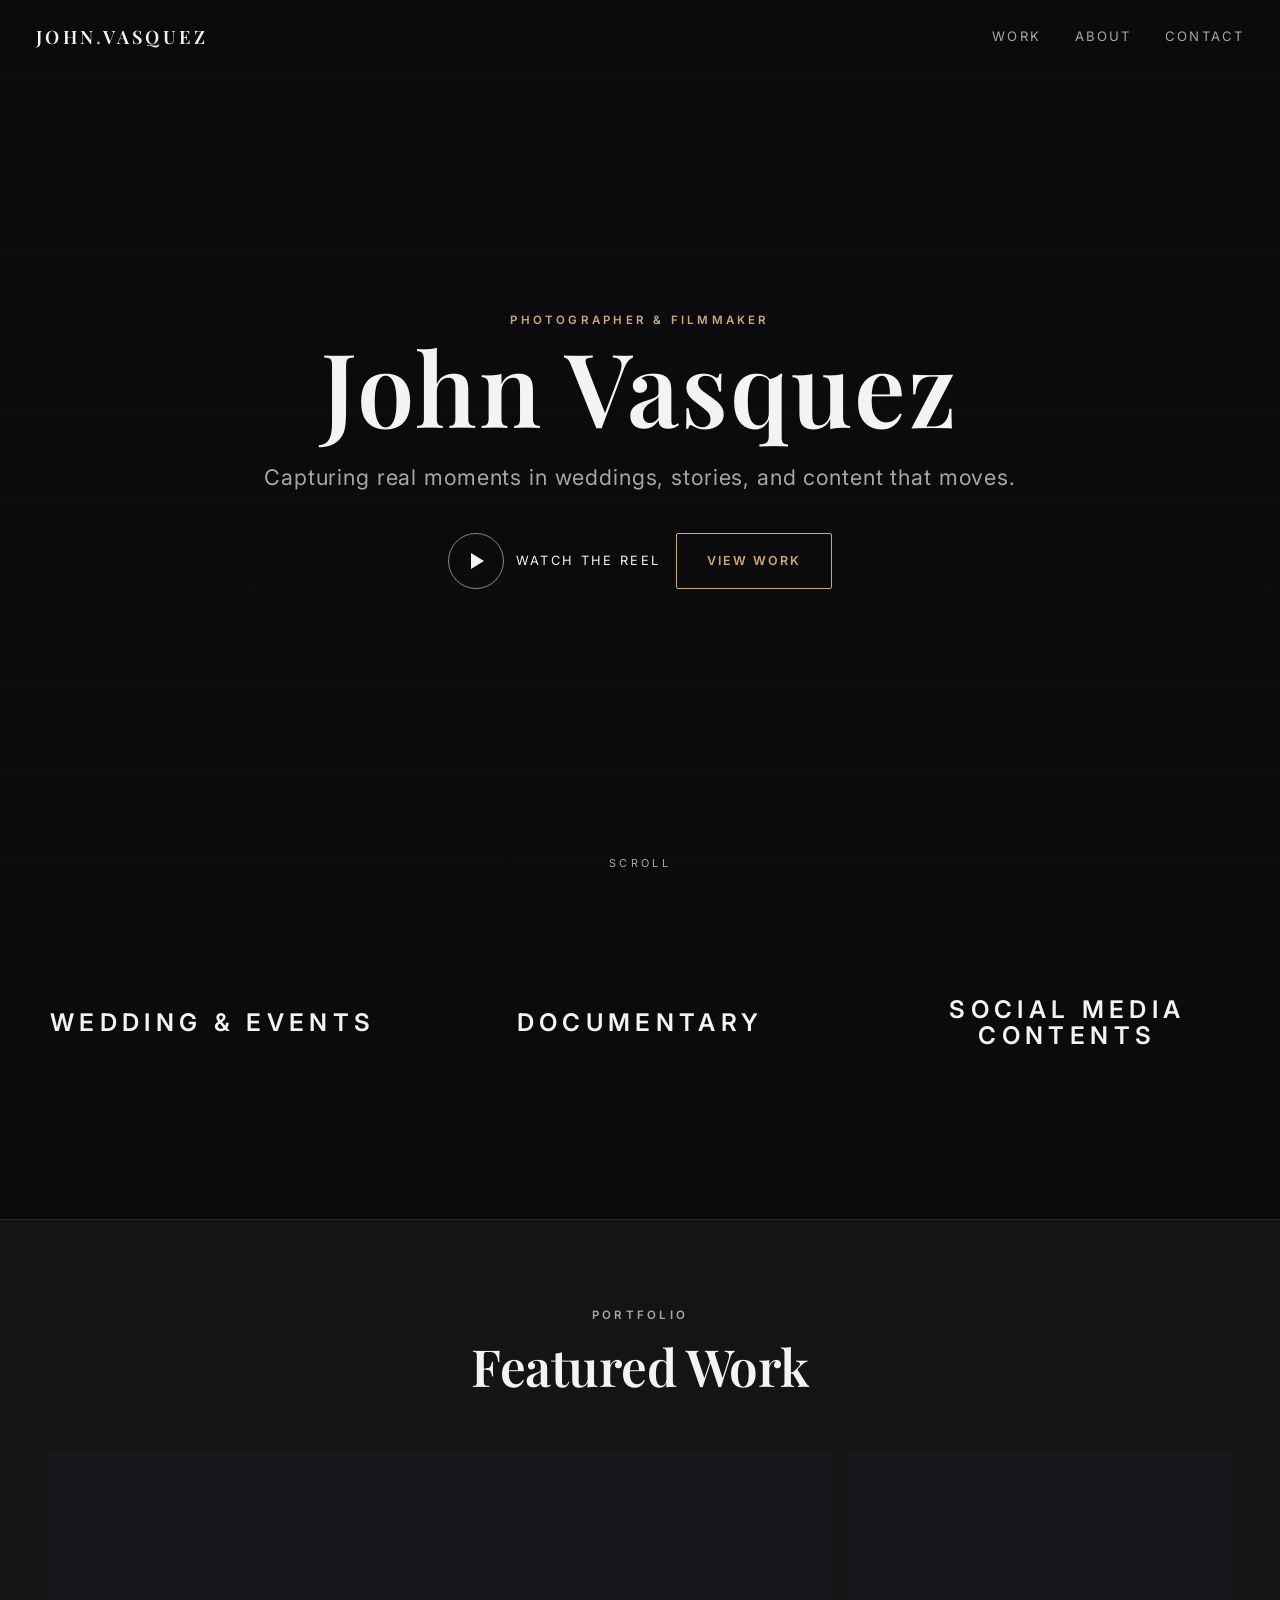
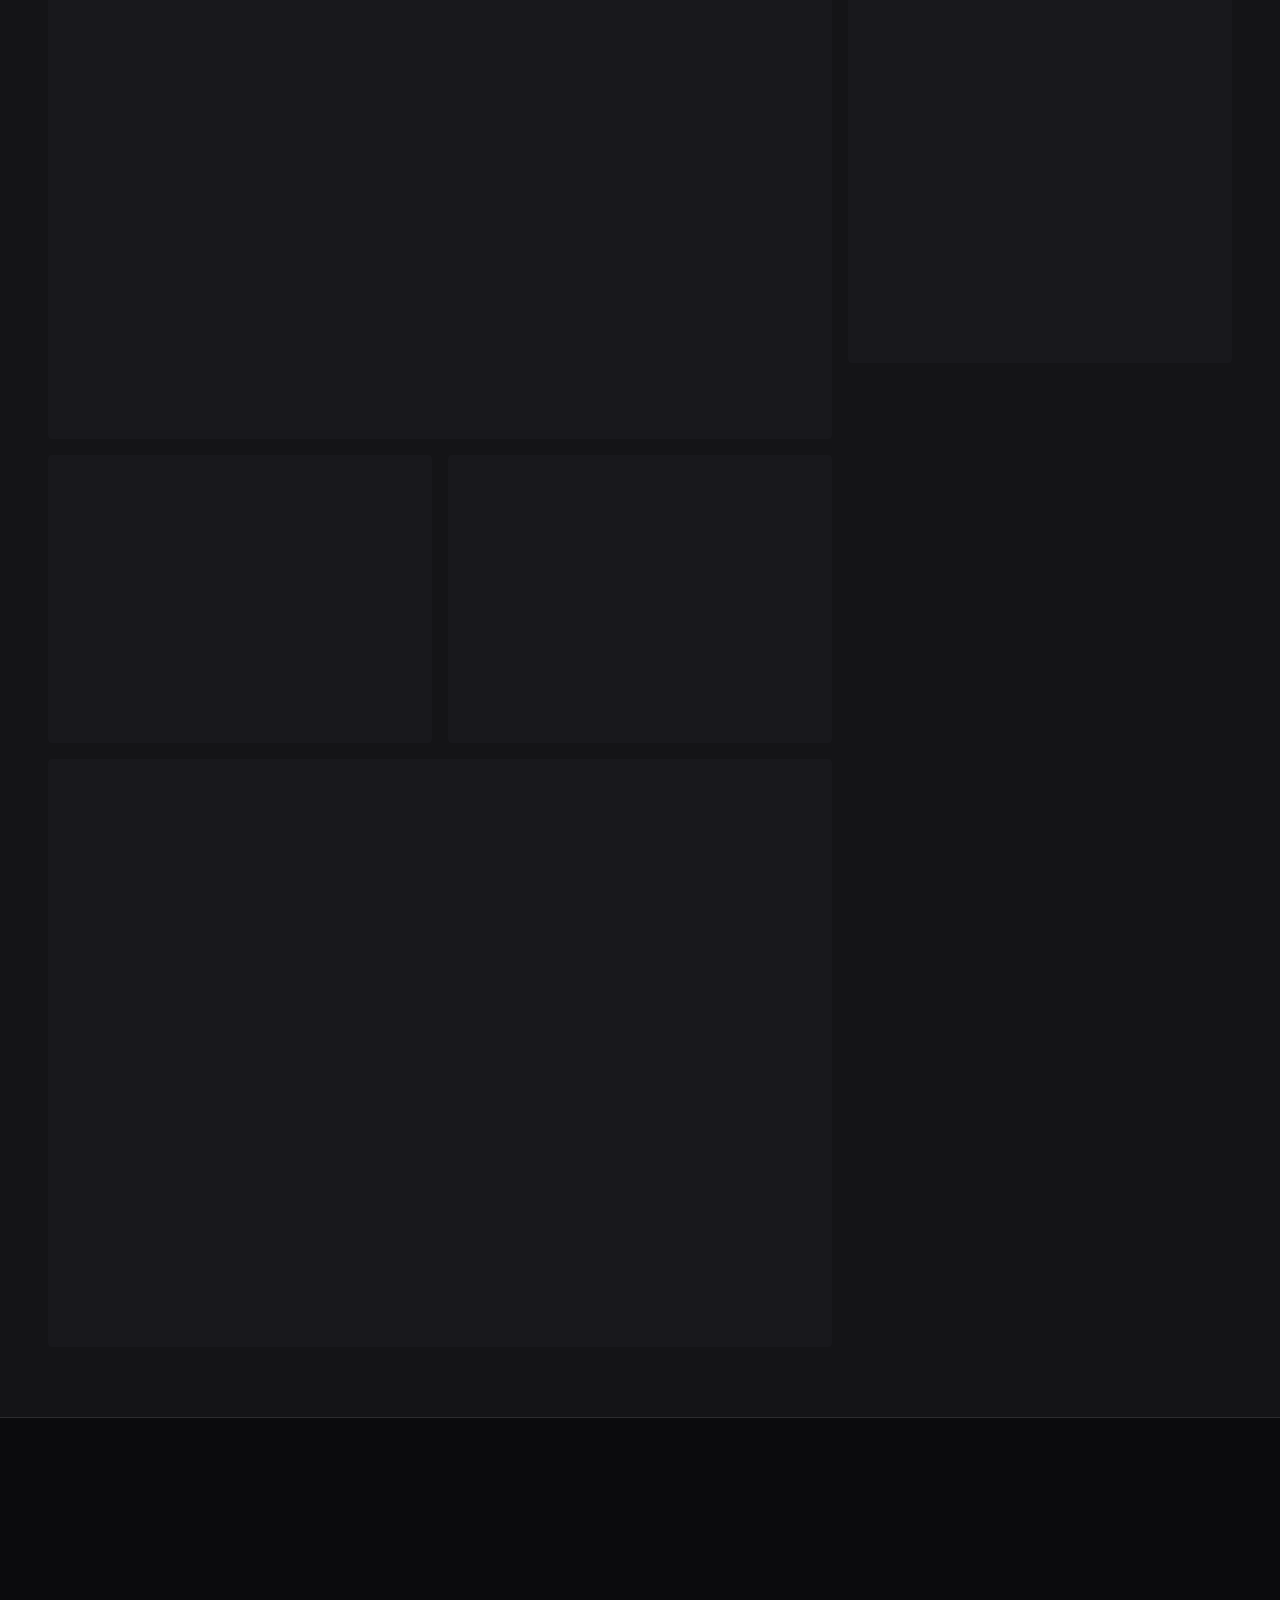
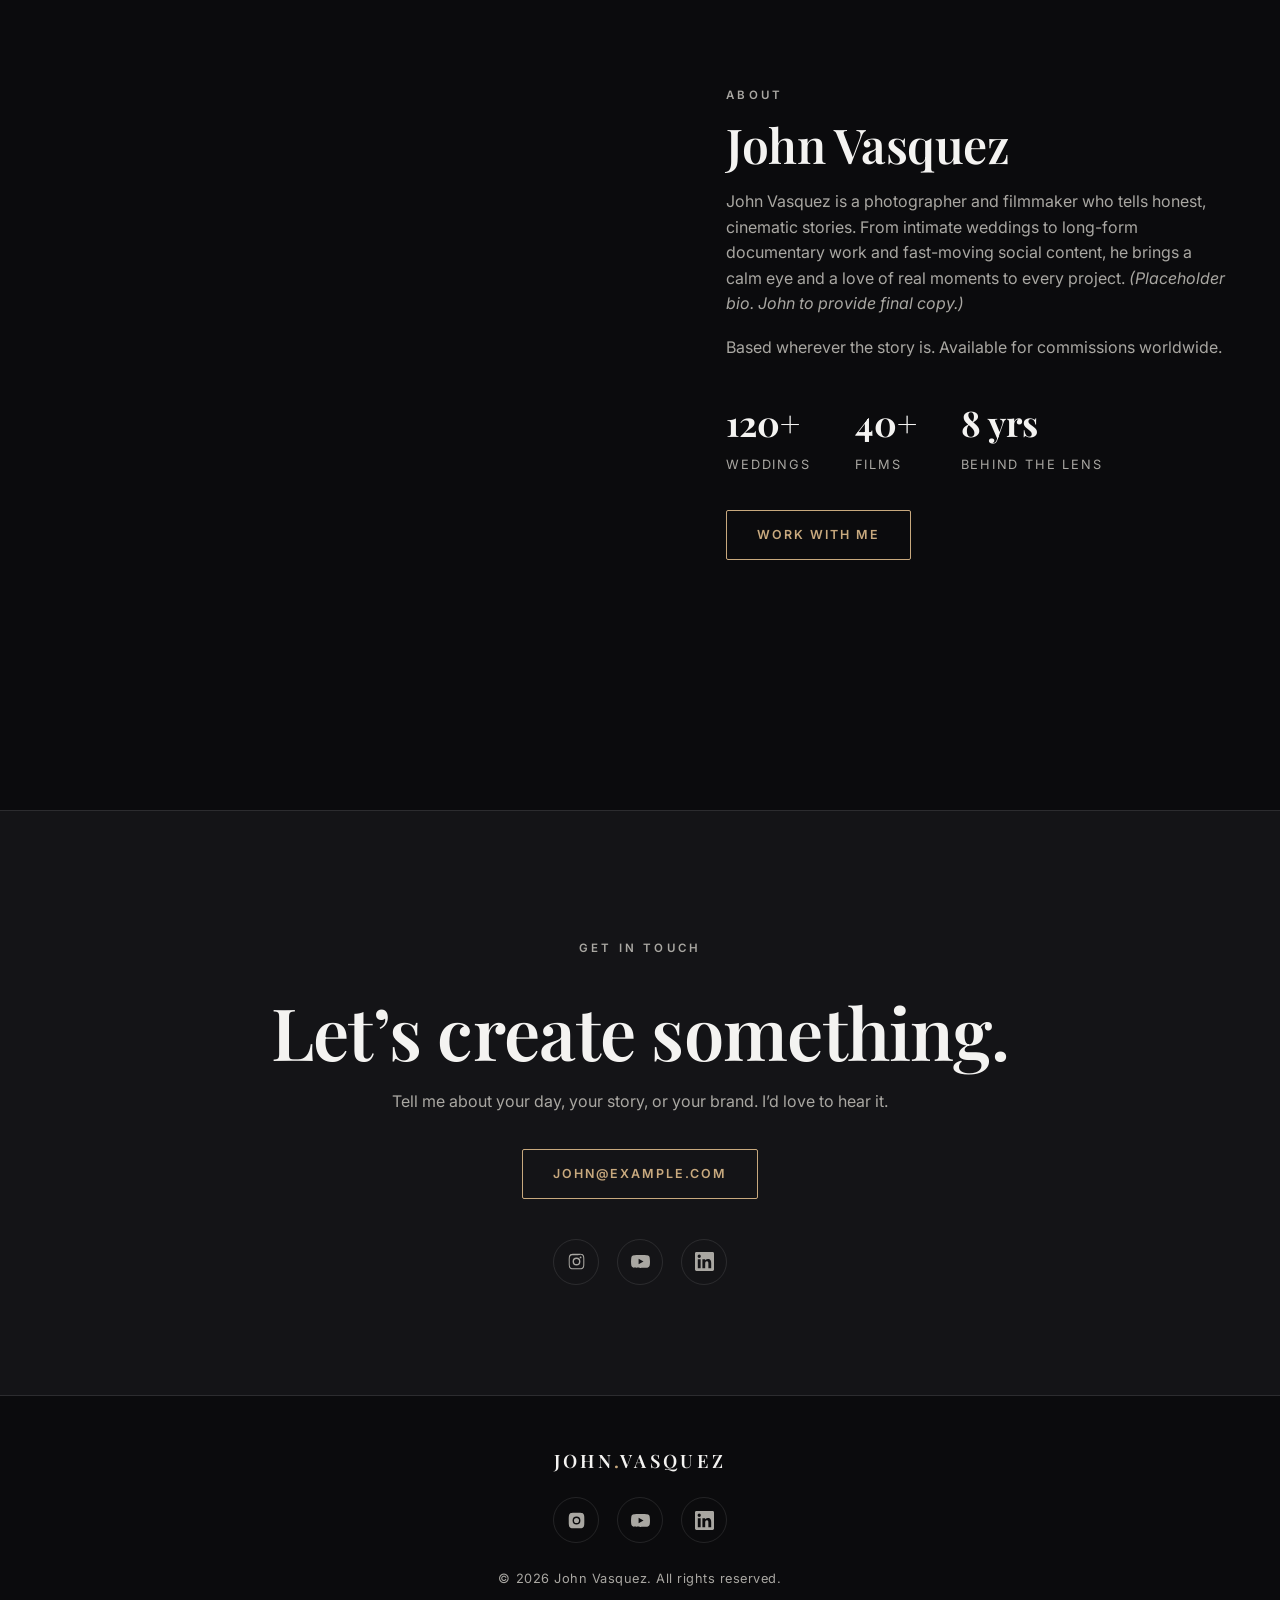
<file: index.html>
<!DOCTYPE html>
<html lang="en">
<head>
  <meta charset="UTF-8">
  <meta name="viewport" content="width=device-width, initial-scale=1.0">
  <title>John Vasquez | Photographer &amp; Filmmaker</title>
  <meta name="description" content="John Vasquez is a photographer and filmmaker specializing in wedding &amp; events, documentary, and social media content.">
  <link rel="preconnect" href="https://fonts.googleapis.com">
  <link rel="preconnect" href="https://fonts.gstatic.com" crossorigin>
  <link href="https://fonts.googleapis.com/css2?family=Playfair+Display:wght@500;600;700&family=Inter:wght@400;500;600&display=swap" rel="stylesheet">
  <link rel="stylesheet" href="styles.css">
</head>
<body>

  <!-- ============ HEADER ============ -->
  <header class="site-header">
    <a href="index.html" class="brand">John<span>.</span>Vasquez</a>
    <button class="nav-toggle" aria-label="Menu" aria-expanded="false"><span></span><span></span><span></span></button>
    <nav class="nav">
      <a href="#work">Work</a>
      <a href="#about">About</a>
      <a href="#contact">Contact</a>
    </nav>
  </header>

  <!-- ============ HERO (showreel video placeholder) ============ -->
  <!-- TODO: replace background image with John's showreel.
       Swap the .hero__media div for:
       <video class="hero__media" autoplay muted loop playsinline poster="assets/hero-poster.jpg">
         <source src="assets/showreel.mp4" type="video/mp4">
       </video>  -->
  <section class="hero">
    <div class="hero__media" style="background-image:url('https://picsum.photos/seed/jv-hero/1920/1080');"></div>
    <div class="hero__inner">
      <p class="eyebrow">Photographer &amp; Filmmaker</p>
      <h1 class="hero__name">John Vasquez</h1>
      <p class="hero__tagline">Capturing real moments in weddings, stories, and content that moves.</p>
      <div class="hero__cta">
        <span class="play-badge" title="Showreel coming soon"><span class="ring"></span> Watch the Reel</span>
        <a href="#work" class="btn">View Work</a>
      </div>
    </div>
    <div class="scroll-hint">Scroll</div>
  </section>

  <!-- ============ CATEGORIES (full-width band, directly after hero) ============ -->
  <section id="work">
    <div class="categories">
      <a class="cat-card" href="wedding-events.html">
        <div class="cat-card__img" style="background-image:url('https://picsum.photos/seed/jv-wed-card/1000/750');"></div>
        <div class="cat-card__body">
          <h3>Wedding &amp; Events</h3>
          <p>Real moments, beautifully kept.</p>
          <span class="link-arrow">Explore <span>&rarr;</span></span>
        </div>
      </a>

      <a class="cat-card" href="documentary.html">
        <div class="cat-card__img" style="background-image:url('https://picsum.photos/seed/jv-doc-card/1000/750');"></div>
        <div class="cat-card__body">
          <h3>Documentary</h3>
          <p>Real stories, real people.</p>
          <span class="link-arrow">Explore <span>&rarr;</span></span>
        </div>
      </a>

      <a class="cat-card" href="social-media.html">
        <div class="cat-card__img" style="background-image:url('https://picsum.photos/seed/jv-soc-card/1000/750');"></div>
        <div class="cat-card__body">
          <h3>Social Media Contents</h3>
          <p>Scroll-stopping short form.</p>
          <span class="link-arrow">Explore <span>&rarr;</span></span>
        </div>
      </a>
    </div>
  </section>

  <!-- ============ SELECTED WORK ============ -->
  <section class="section section--tight" style="background:var(--bg-soft);border-top:1px solid var(--line);border-bottom:1px solid var(--line);">
    <div class="container">
      <div class="section-head section-head--center reveal">
        <p class="eyebrow">Portfolio</p>
        <h2>Featured Work</h2>
      </div>
      <div class="work-grid reveal">
        <div class="work-item wide" data-lightbox="https://picsum.photos/seed/jv-f1/1600/900" data-caption="Placeholder: Featured film still">
          <div class="work-item__img" style="background-image:url('https://picsum.photos/seed/jv-f1/1200/700');"></div>
          <div class="work-item__cap"><span>Wedding</span><h4>The Hartley Wedding</h4></div>
        </div>
        <div class="work-item tall" data-lightbox="https://picsum.photos/seed/jv-f2/900/1200" data-caption="Placeholder: Portrait">
          <div class="work-item__img" style="background-image:url('https://picsum.photos/seed/jv-f2/700/1000');"></div>
          <div class="work-item__cap"><span>Documentary</span><h4>Makers of the Coast</h4></div>
        </div>
        <div class="work-item" data-lightbox="https://picsum.photos/seed/jv-f3/1200/900" data-caption="Placeholder">
          <div class="work-item__img" style="background-image:url('https://picsum.photos/seed/jv-f3/800/600');"></div>
          <div class="work-item__cap"><span>Social</span><h4>Brand Reel: Lumen</h4></div>
        </div>
        <div class="work-item" data-lightbox="https://picsum.photos/seed/jv-f4/1200/900" data-caption="Placeholder">
          <div class="work-item__img" style="background-image:url('https://picsum.photos/seed/jv-f4/800/600');"></div>
          <div class="work-item__cap"><span>Wedding</span><h4>Sunset Vows</h4></div>
        </div>
        <div class="work-item wide" data-lightbox="https://picsum.photos/seed/jv-f5/1600/900" data-caption="Placeholder">
          <div class="work-item__img" style="background-image:url('https://picsum.photos/seed/jv-f5/1200/700');"></div>
          <div class="work-item__cap"><span>Documentary</span><h4>One Year on the Trail</h4></div>
        </div>
      </div>
    </div>
  </section>

  <!-- ============ ABOUT ============ -->
  <section class="section" id="about">
    <div class="container about reveal">
      <div class="about__img" style="background-image:url('https://picsum.photos/seed/jv-portrait/900/1100');"></div>
      <div>
        <p class="eyebrow">About</p>
        <h2 style="font-size:clamp(2rem,4.5vw,3rem);margin-top:14px;">John Vasquez</h2>
        <p>John Vasquez is a photographer and filmmaker who tells honest, cinematic stories. From intimate weddings to long-form documentary work and fast-moving social content, he brings a calm eye and a love of real moments to every project. <em>(Placeholder bio. John to provide final copy.)</em></p>
        <p>Based wherever the story is. Available for commissions worldwide.</p>
        <div class="stats">
          <div class="stat"><strong>120+</strong><span>Weddings</span></div>
          <div class="stat"><strong>40+</strong><span>Films</span></div>
          <div class="stat"><strong>8 yrs</strong><span>Behind the lens</span></div>
        </div>
        <div style="margin-top:34px;"><a href="#contact" class="btn">Work With Me</a></div>
      </div>
    </div>
  </section>

  <!-- ============ CONTACT ============ -->
  <section class="section contact" id="contact">
    <div class="container reveal">
      <p class="eyebrow">Get in Touch</p>
      <h2>Let’s create something.</h2>
      <p>Tell me about your day, your story, or your brand. I’d love to hear it.</p>
      <!-- TODO: replace with John's real email -->
      <a href="mailto:john@example.com" class="btn">john@example.com</a>
      <div class="socials" style="margin-top:40px;">
        <!-- TODO: replace '#' with John's real profile URLs -->
        <a href="#" aria-label="Instagram" title="Instagram (link coming soon)">
          <svg viewBox="0 0 24 24"><path d="M12 2.2c3.2 0 3.6 0 4.9.07 1.17.05 1.8.25 2.23.41.56.22.96.48 1.38.9.42.42.68.82.9 1.38.16.42.36 1.06.41 2.23.06 1.27.07 1.65.07 4.85s0 3.58-.07 4.85c-.05 1.17-.25 1.8-.41 2.23-.22.56-.48.96-.9 1.38-.42.42-.82.68-1.38.9-.42.16-1.06.36-2.23.41-1.27.06-1.65.07-4.85.07s-3.58 0-4.85-.07c-1.17-.05-1.8-.25-2.23-.41a3.7 3.7 0 0 1-1.38-.9 3.7 3.7 0 0 1-.9-1.38c-.16-.42-.36-1.06-.41-2.23C2.21 15.58 2.2 15.2 2.2 12s0-3.58.07-4.85c.05-1.17.25-1.8.41-2.23.22-.56.48-.96.9-1.38.42-.42.82-.68 1.38-.9.42-.16 1.06-.36 2.23-.41C8.42 2.21 8.8 2.2 12 2.2zm0 1.8c-3.14 0-3.5 0-4.74.07-.9.04-1.38.19-1.7.32-.43.16-.74.36-1.06.68-.32.32-.52.63-.68 1.06-.13.32-.28.8-.32 1.7C3.43 8.5 3.42 8.86 3.42 12s0 3.5.07 4.74c.04.9.19 1.38.32 1.7.16.43.36.74.68 1.06.32.32.63.52 1.06.68.32.13.8.28 1.7.32 1.24.07 1.6.07 4.74.07s3.5 0 4.74-.07c.9-.04 1.38-.19 1.7-.32.43-.16.74-.36 1.06-.68.32-.32.52-.63.68-1.06.13-.32.28-.8.32-1.7.07-1.24.07-1.6.07-4.74s0-3.5-.07-4.74c-.04-.9-.19-1.38-.32-1.7a2.85 2.85 0 0 0-.68-1.06 2.85 2.85 0 0 0-1.06-.68c-.32-.13-.8-.28-1.7-.32C15.5 4 15.14 4 12 4zm0 3.06A4.94 4.94 0 1 1 7.06 12 4.94 4.94 0 0 1 12 7.06zm0 8.15A3.21 3.21 0 1 0 8.79 12 3.21 3.21 0 0 0 12 15.21zm6.29-8.35a1.15 1.15 0 1 1-1.15-1.15 1.15 1.15 0 0 1 1.15 1.15z"/></svg>
        </a>
        <a href="#" aria-label="YouTube" title="YouTube (link coming soon)">
          <svg viewBox="0 0 24 24"><path d="M23.5 6.5a3 3 0 0 0-2.12-2.12C19.5 3.9 12 3.9 12 3.9s-7.5 0-9.38.48A3 3 0 0 0 .5 6.5 31.3 31.3 0 0 0 0 12a31.3 31.3 0 0 0 .5 5.5 3 3 0 0 0 2.12 2.12C4.5 20.1 12 20.1 12 20.1s7.5 0 9.38-.48a3 3 0 0 0 2.12-2.12A31.3 31.3 0 0 0 24 12a31.3 31.3 0 0 0-.5-5.5zM9.6 15.6V8.4l6.2 3.6z"/></svg>
        </a>
        <a href="#" aria-label="LinkedIn" title="LinkedIn (link coming soon)">
          <svg viewBox="0 0 24 24"><path d="M20.45 20.45h-3.56v-5.57c0-1.33-.02-3.04-1.85-3.04-1.85 0-2.14 1.45-2.14 2.94v5.67H9.35V9h3.42v1.56h.05c.48-.9 1.64-1.85 3.37-1.85 3.6 0 4.27 2.37 4.27 5.46v6.28zM5.34 7.43a2.06 2.06 0 1 1 0-4.13 2.06 2.06 0 0 1 0 4.13zM7.12 20.45H3.55V9h3.57v11.45zM22.22 0H1.77C.8 0 0 .78 0 1.74v20.52C0 23.22.8 24 1.77 24h20.45c.98 0 1.78-.78 1.78-1.74V1.74C24 .78 23.2 0 22.22 0z"/></svg>
        </a>
      </div>
    </div>
  </section>

  <!-- ============ FOOTER ============ -->
  <footer class="site-footer">
    <div class="container">
      <a href="index.html" class="brand">John<span>.</span>Vasquez</a>
      <nav class="socials">
        <a href="#" aria-label="Instagram"><svg viewBox="0 0 24 24"><path d="M12 2.2c3.2 0 3.6 0 4.9.07 1.17.05 1.8.25 2.23.41.56.22.96.48 1.38.9.42.42.68.82.9 1.38.16.42.36 1.06.41 2.23.06 1.27.07 1.65.07 4.85s0 3.58-.07 4.85c-.05 1.17-.25 1.8-.41 2.23-.22.56-.48.96-.9 1.38-.42.42-.82.68-1.38.9-.42.16-1.06.36-2.23.41-1.27.06-1.65.07-4.85.07s-3.58 0-4.85-.07c-1.17-.05-1.8-.25-2.23-.41a3.7 3.7 0 0 1-1.38-.9 3.7 3.7 0 0 1-.9-1.38c-.16-.42-.36-1.06-.41-2.23C2.21 15.58 2.2 15.2 2.2 12s0-3.58.07-4.85c.05-1.17.25-1.8.41-2.23.22-.56.48-.96.9-1.38.42-.42.82-.68 1.38-.9.42-.16 1.06-.36 2.23-.41C8.42 2.21 8.8 2.2 12 2.2zm0 4.86A4.94 4.94 0 1 0 16.94 12 4.94 4.94 0 0 0 12 7.06zm0 8.15A3.21 3.21 0 1 1 15.21 12 3.21 3.21 0 0 1 12 15.21zm6.29-8.35a1.15 1.15 0 1 1-1.15-1.15 1.15 1.15 0 0 1 1.15 1.15z"/></svg></a>
        <a href="#" aria-label="YouTube"><svg viewBox="0 0 24 24"><path d="M23.5 6.5a3 3 0 0 0-2.12-2.12C19.5 3.9 12 3.9 12 3.9s-7.5 0-9.38.48A3 3 0 0 0 .5 6.5 31.3 31.3 0 0 0 0 12a31.3 31.3 0 0 0 .5 5.5 3 3 0 0 0 2.12 2.12C4.5 20.1 12 20.1 12 20.1s7.5 0 9.38-.48a3 3 0 0 0 2.12-2.12A31.3 31.3 0 0 0 24 12a31.3 31.3 0 0 0-.5-5.5zM9.6 15.6V8.4l6.2 3.6z"/></svg></a>
        <a href="#" aria-label="LinkedIn"><svg viewBox="0 0 24 24"><path d="M20.45 20.45h-3.56v-5.57c0-1.33-.02-3.04-1.85-3.04-1.85 0-2.14 1.45-2.14 2.94v5.67H9.35V9h3.42v1.56h.05c.48-.9 1.64-1.85 3.37-1.85 3.6 0 4.27 2.37 4.27 5.46v6.28zM5.34 7.43a2.06 2.06 0 1 1 0-4.13 2.06 2.06 0 0 1 0 4.13zM7.12 20.45H3.55V9h3.57v11.45zM22.22 0H1.77C.8 0 0 .78 0 1.74v20.52C0 23.22.8 24 1.77 24h20.45c.98 0 1.78-.78 1.78-1.74V1.74C24 .78 23.2 0 22.22 0z"/></svg></a>
      </nav>
      <p class="copy">© <span data-year>2026</span> John Vasquez. All rights reserved.</p>
    </div>
  </footer>

  <script src="script.js"></script>
</body>
</html>
</file>
<file: styles.css>
/* ===========================================================
   John Vasquez | Photographer & Filmmaker
   Shared stylesheet (dark cinematic theme)
   =========================================================== */

:root {
  --bg:        #0b0b0d;
  --bg-soft:   #141417;
  --bg-card:   #18181c;
  --line:      rgba(255, 255, 255, 0.10);
  --text:      #f4f3f1;
  --muted:     #a9a7a2;
  --accent:    #c8a97e;   /* warm gold */
  --accent-2:  #e8d8bf;
  --maxw:      1240px;
  --ease:      cubic-bezier(0.22, 1, 0.36, 1);
}

* { margin: 0; padding: 0; box-sizing: border-box; }

html { scroll-behavior: smooth; }

body {
  background: var(--bg);
  color: var(--text);
  font-family: "Inter", system-ui, -apple-system, "Segoe UI", sans-serif;
  font-size: 16px;
  line-height: 1.6;
  -webkit-font-smoothing: antialiased;
  overflow-x: hidden;
}

h1, h2, h3, h4 {
  font-family: "Playfair Display", Georgia, serif;
  font-weight: 600;
  line-height: 1.1;
  letter-spacing: -0.01em;
}

a { color: inherit; text-decoration: none; }
img { display: block; max-width: 100%; }

.container {
  width: 100%;
  max-width: var(--maxw);
  margin: 0 auto;
  padding: 0 28px;
}

.eyebrow {
  font-family: "Inter", sans-serif;
  text-transform: uppercase;
  letter-spacing: 0.28em;
  font-size: 0.72rem;
  font-weight: 600;
  color: var(--accent);
}

.section { padding: 110px 0; }
.section--tight { padding: 70px 0; }

/* ---------- Header / Nav ---------- */
.site-header {
  position: fixed;
  inset: 0 0 auto 0;
  z-index: 100;
  display: flex;
  align-items: center;
  justify-content: space-between;
  padding: 22px 36px;
  transition: background 0.4s var(--ease), padding 0.4s var(--ease), border-color 0.4s var(--ease);
  border-bottom: 1px solid transparent;
}
.site-header.scrolled {
  background: rgba(11, 11, 13, 0.82);
  backdrop-filter: blur(12px);
  padding: 14px 36px;
  border-bottom: 1px solid var(--line);
}
.brand {
  font-family: "Playfair Display", serif;
  font-size: 1.15rem;
  font-weight: 600;
  letter-spacing: 0.18em;
  text-transform: uppercase;
}
.brand span { color: var(--accent); }
.nav { display: flex; align-items: center; gap: 34px; }
.nav a {
  font-size: 0.82rem;
  text-transform: uppercase;
  letter-spacing: 0.16em;
  color: var(--muted);
  transition: color 0.25s var(--ease);
}
.nav a:hover { color: var(--text); }

.nav-toggle {
  display: none;
  background: none;
  border: 0;
  cursor: pointer;
  width: 30px;
  height: 22px;
  position: relative;
}
.nav-toggle span {
  position: absolute;
  left: 0;
  width: 100%;
  height: 2px;
  background: var(--text);
  transition: transform 0.3s var(--ease), opacity 0.3s var(--ease);
}
.nav-toggle span:nth-child(1) { top: 0; }
.nav-toggle span:nth-child(2) { top: 10px; }
.nav-toggle span:nth-child(3) { top: 20px; }
.nav-toggle.open span:nth-child(1) { transform: translateY(10px) rotate(45deg); }
.nav-toggle.open span:nth-child(2) { opacity: 0; }
.nav-toggle.open span:nth-child(3) { transform: translateY(-10px) rotate(-45deg); }

/* ---------- Buttons ---------- */
.btn {
  display: inline-flex;
  align-items: center;
  gap: 10px;
  padding: 14px 30px;
  border: 1px solid var(--accent);
  color: var(--accent);
  text-transform: uppercase;
  letter-spacing: 0.16em;
  font-size: 0.78rem;
  font-weight: 600;
  border-radius: 2px;
  transition: background 0.3s var(--ease), color 0.3s var(--ease);
}
.btn:hover { background: var(--accent); color: #0b0b0d; }

.link-arrow {
  display: inline-flex;
  align-items: center;
  gap: 8px;
  color: var(--accent);
  font-size: 0.8rem;
  text-transform: uppercase;
  letter-spacing: 0.16em;
  font-weight: 600;
}
.link-arrow span { transition: transform 0.3s var(--ease); }
.link-arrow:hover span { transform: translateX(6px); }

/* ---------- Hero ---------- */
.hero {
  position: relative;
  height: 100vh;
  min-height: 640px;
  display: flex;
  align-items: center;
  justify-content: center;
  text-align: center;
  overflow: hidden;
}
.hero__media {
  position: absolute;
  inset: 0;
  background-size: cover;
  background-position: center;
  filter: grayscale(15%);
  transform: scale(1.05);
}
.hero__media::after {
  content: "";
  position: absolute;
  inset: 0;
  background: linear-gradient(180deg, rgba(11,11,13,0.55) 0%, rgba(11,11,13,0.35) 40%, rgba(11,11,13,0.92) 100%);
}
.hero__inner { position: relative; z-index: 2; padding: 0 24px; }
.hero__name {
  font-size: clamp(2.8rem, 8vw, 6.5rem);
  letter-spacing: 0.02em;
}
.hero__tagline {
  margin-top: 18px;
  color: var(--muted);
  font-size: clamp(1rem, 2.2vw, 1.35rem);
  letter-spacing: 0.04em;
}
.hero__cta { margin-top: 38px; display: flex; gap: 16px; justify-content: center; flex-wrap: wrap; }

/* play badge for video placeholder */
.play-badge {
  display: inline-flex;
  align-items: center;
  gap: 12px;
  cursor: pointer;
  color: var(--text);
  font-size: 0.8rem;
  letter-spacing: 0.18em;
  text-transform: uppercase;
}
.play-badge .ring {
  width: 56px; height: 56px;
  border: 1px solid rgba(255,255,255,0.5);
  border-radius: 50%;
  display: grid;
  place-items: center;
  transition: background 0.3s var(--ease), border-color 0.3s var(--ease);
}
.play-badge .ring::before {
  content: "";
  border-style: solid;
  border-width: 8px 0 8px 13px;
  border-color: transparent transparent transparent var(--text);
  margin-left: 4px;
}
.play-badge:hover .ring { background: var(--accent); border-color: var(--accent); }

.scroll-hint {
  position: absolute;
  bottom: 28px; left: 50%;
  transform: translateX(-50%);
  z-index: 2;
  color: var(--muted);
  font-size: 0.68rem;
  letter-spacing: 0.3em;
  text-transform: uppercase;
  animation: bob 2.4s var(--ease) infinite;
}
@keyframes bob { 0%,100% { transform: translate(-50%,0); } 50% { transform: translate(-50%,8px); } }

/* placeholder note ribbon */
.placeholder-note {
  background: rgba(200,169,126,0.10);
  border: 1px dashed rgba(200,169,126,0.4);
  color: var(--accent-2);
  font-size: 0.78rem;
  letter-spacing: 0.04em;
  text-align: center;
  padding: 10px 16px;
}

/* ---------- Section heads ---------- */
.section-head { max-width: 720px; margin-bottom: 56px; }
.section-head h2 { font-size: clamp(2rem, 4.5vw, 3.2rem); margin-top: 14px; }
.section-head p { color: var(--muted); margin-top: 16px; }
.section-head--center { margin-left: auto; margin-right: auto; text-align: center; }

/* ---------- Category band (full-width tiles, like reference) ---------- */
.categories {
  display: grid;
  grid-template-columns: repeat(3, 1fr);
  gap: 2px;
}
.cat-card {
  position: relative;
  aspect-ratio: 4 / 3;
  overflow: hidden;
  display: flex;
  align-items: center;
  justify-content: center;
  text-align: center;
}
.cat-card__img {
  position: absolute; inset: 0;
  background-size: cover; background-position: center;
  transition: transform 0.9s var(--ease), filter 0.6s var(--ease);
  filter: grayscale(45%);
}
.cat-card::after {
  content: "";
  position: absolute; inset: 0;
  background: rgba(11,11,13,0.58);
  transition: background 0.5s var(--ease);
}
.cat-card:hover .cat-card__img { transform: scale(1.06); filter: grayscale(0%); }
.cat-card:hover::after { background: rgba(11,11,13,0.32); }
.cat-card__body { position: relative; z-index: 2; padding: 28px; width: 100%; }
.cat-card__body h3 {
  font-family: "Inter", sans-serif;
  text-transform: uppercase;
  letter-spacing: 0.22em;
  font-weight: 600;
  font-size: clamp(1.05rem, 1.9vw, 1.6rem);
}
.cat-card__body p {
  color: var(--accent-2);
  font-size: 0.88rem;
  margin: 12px 0 14px;
  opacity: 0; transform: translateY(8px);
  transition: opacity 0.4s var(--ease), transform 0.4s var(--ease);
}
.cat-card__body .link-arrow {
  opacity: 0; transform: translateY(8px);
  transition: opacity 0.4s var(--ease) 0.05s, transform 0.4s var(--ease) 0.05s;
}
.cat-card:hover .cat-card__body p,
.cat-card:hover .cat-card__body .link-arrow { opacity: 1; transform: none; }

/* ---------- Work grid ---------- */
.work-grid {
  display: grid;
  grid-template-columns: repeat(12, 1fr);
  gap: 16px;
}
.work-item {
  position: relative;
  overflow: hidden;
  border-radius: 4px;
  background: var(--bg-card);
  grid-column: span 4;
  aspect-ratio: 4 / 3;
  cursor: pointer;
}
.work-item.tall { aspect-ratio: 3 / 4; grid-row: span 2; }
.work-item.wide { grid-column: span 8; }
.work-item__img {
  position: absolute; inset: 0;
  background-size: cover; background-position: center;
  filter: grayscale(40%);
  transition: transform 0.8s var(--ease), filter 0.6s var(--ease);
}
.work-item:hover .work-item__img { transform: scale(1.06); filter: grayscale(0%); }
.work-item::after {
  content: "";
  position: absolute; inset: 0;
  background: linear-gradient(180deg, rgba(11,11,13,0) 45%, rgba(11,11,13,0.85) 100%);
  opacity: 0; transition: opacity 0.4s var(--ease);
}
.work-item:hover::after { opacity: 1; }
.work-item__cap {
  position: absolute; z-index: 2; left: 22px; bottom: 18px; right: 22px;
  opacity: 0; transform: translateY(10px);
  transition: opacity 0.4s var(--ease), transform 0.4s var(--ease);
}
.work-item:hover .work-item__cap { opacity: 1; transform: translateY(0); }
.work-item__cap h4 { font-size: 1.15rem; }
.work-item__cap span { color: var(--accent); font-size: 0.72rem; text-transform: uppercase; letter-spacing: 0.18em; }

/* vertical (social) variant */
.reels-grid { display: grid; grid-template-columns: repeat(4, 1fr); gap: 16px; }
.reel { position: relative; aspect-ratio: 9/16; border-radius: 4px; overflow: hidden; background: var(--bg-card); cursor: pointer; }
.reel__img { position: absolute; inset: 0; background-size: cover; background-position: center; filter: grayscale(35%); transition: transform 0.8s var(--ease), filter .6s var(--ease); }
.reel:hover .reel__img { transform: scale(1.06); filter: grayscale(0%); }
.reel__play { position: absolute; inset: 0; display: grid; place-items: center; z-index: 2; }
.reel__play::before {
  content:""; width: 46px; height: 46px; border-radius: 50%;
  background: rgba(11,11,13,0.5); border: 1px solid rgba(255,255,255,0.6);
  backdrop-filter: blur(2px);
}
.reel__play::after {
  content:""; position:absolute;
  border-style: solid; border-width: 7px 0 7px 11px;
  border-color: transparent transparent transparent #fff; margin-left: 4px;
}

/* ---------- About ---------- */
.about { display: grid; grid-template-columns: 1.1fr 0.9fr; gap: 60px; align-items: center; }
.about__img { aspect-ratio: 4/5; border-radius: 4px; background-size: cover; background-position: center; filter: grayscale(25%); }
.about p { color: var(--muted); margin-top: 18px; }
.stats { display: flex; gap: 44px; margin-top: 34px; flex-wrap: wrap; }
.stat strong { font-family: "Playfair Display", serif; font-size: 2.2rem; color: var(--text); display: block; }
.stat span { color: var(--muted); font-size: 0.8rem; text-transform: uppercase; letter-spacing: 0.14em; }

/* ---------- Contact ---------- */
.contact { text-align: center; background: var(--bg-soft); border-top: 1px solid var(--line); border-bottom: 1px solid var(--line); }
.contact h2 { font-size: clamp(2.4rem, 6vw, 4.5rem); }
.contact p { color: var(--muted); margin: 18px auto 34px; max-width: 540px; }

/* ---------- Socials ---------- */
.socials { display: flex; gap: 18px; justify-content: center; align-items: center; }
.socials a {
  width: 46px; height: 46px;
  border: 1px solid var(--line);
  border-radius: 50%;
  display: grid; place-items: center;
  color: var(--muted);
  transition: color 0.3s var(--ease), border-color 0.3s var(--ease), transform 0.3s var(--ease);
}
.socials a:hover { color: var(--accent); border-color: var(--accent); transform: translateY(-3px); }
.socials svg { width: 19px; height: 19px; fill: currentColor; }

/* ---------- Footer ---------- */
.site-footer { padding: 50px 0; text-align: center; }
.site-footer .brand { display: inline-block; margin-bottom: 22px; }
.site-footer .copy { color: var(--muted); font-size: 0.8rem; margin-top: 26px; letter-spacing: 0.04em; }

/* ---------- Page hero (category pages) ---------- */
.page-hero {
  position: relative;
  height: 56vh; min-height: 380px;
  display: flex; align-items: center; justify-content: center; text-align: center;
  overflow: hidden;
}
.page-hero__media { position: absolute; inset: 0; background-size: cover; background-position: center; filter: grayscale(35%); }
.page-hero__media::after { content:""; position:absolute; inset:0; background: linear-gradient(180deg, rgba(11,11,13,0.55), rgba(11,11,13,0.9)); }
.page-hero__inner { position: relative; z-index: 2; padding: 0 24px; }
.page-hero h1 { font-size: clamp(2.6rem, 7vw, 5rem); margin-top: 12px; }
.page-hero p { color: var(--muted); margin-top: 16px; max-width: 560px; }
.breadcrumb { display:inline-flex; gap: 8px; color: var(--muted); font-size: 0.78rem; letter-spacing: 0.14em; text-transform: uppercase; margin-bottom: 8px; }
.breadcrumb a:hover { color: var(--accent); }

/* ---------- Lightbox ---------- */
.lightbox {
  position: fixed; inset: 0; z-index: 200;
  background: rgba(7,7,9,0.94);
  display: none; align-items: center; justify-content: center;
  padding: 40px;
}
.lightbox.open { display: flex; }
.lightbox__inner { max-width: 1100px; width: 100%; text-align: center; }
.lightbox__media { width: 100%; max-height: 78vh; object-fit: contain; border-radius: 4px; }
.lightbox__cap { color: var(--muted); margin-top: 16px; font-size: 0.85rem; letter-spacing: 0.08em; }
.lightbox__close { position: absolute; top: 26px; right: 32px; background: none; border: 0; color: #fff; font-size: 2rem; cursor: pointer; line-height: 1; }

/* ---------- Scroll reveal ---------- */
.reveal { opacity: 0; transform: translateY(28px); transition: opacity 0.8s var(--ease), transform 0.8s var(--ease); }
.reveal.in { opacity: 1; transform: none; }

/* ---------- Responsive ---------- */
@media (max-width: 900px) {
  .nav {
    position: fixed; inset: 0 0 0 auto;
    width: min(78vw, 320px);
    background: var(--bg-soft);
    border-left: 1px solid var(--line);
    flex-direction: column;
    align-items: flex-start;
    justify-content: center;
    gap: 26px;
    padding: 0 40px;
    transform: translateX(100%);
    transition: transform 0.4s var(--ease);
  }
  .nav.open { transform: translateX(0); }
  .nav a { font-size: 1rem; }
  .nav-toggle { display: block; z-index: 101; }
  .categories { grid-template-columns: 1fr; }
  .about { grid-template-columns: 1fr; gap: 36px; }
  .work-item.wide { grid-column: span 12; }
  .work-item { grid-column: span 6; }
  .reels-grid { grid-template-columns: repeat(2, 1fr); }
  .section { padding: 80px 0; }
  .site-header, .site-header.scrolled { padding-left: 20px; padding-right: 20px; }
}
@media (max-width: 540px) {
  .work-item, .work-item.tall { grid-column: span 12; grid-row: auto; aspect-ratio: 4/3; }
  .reels-grid { grid-template-columns: repeat(2, 1fr); }
  .container { padding: 0 20px; }
}
</file>
